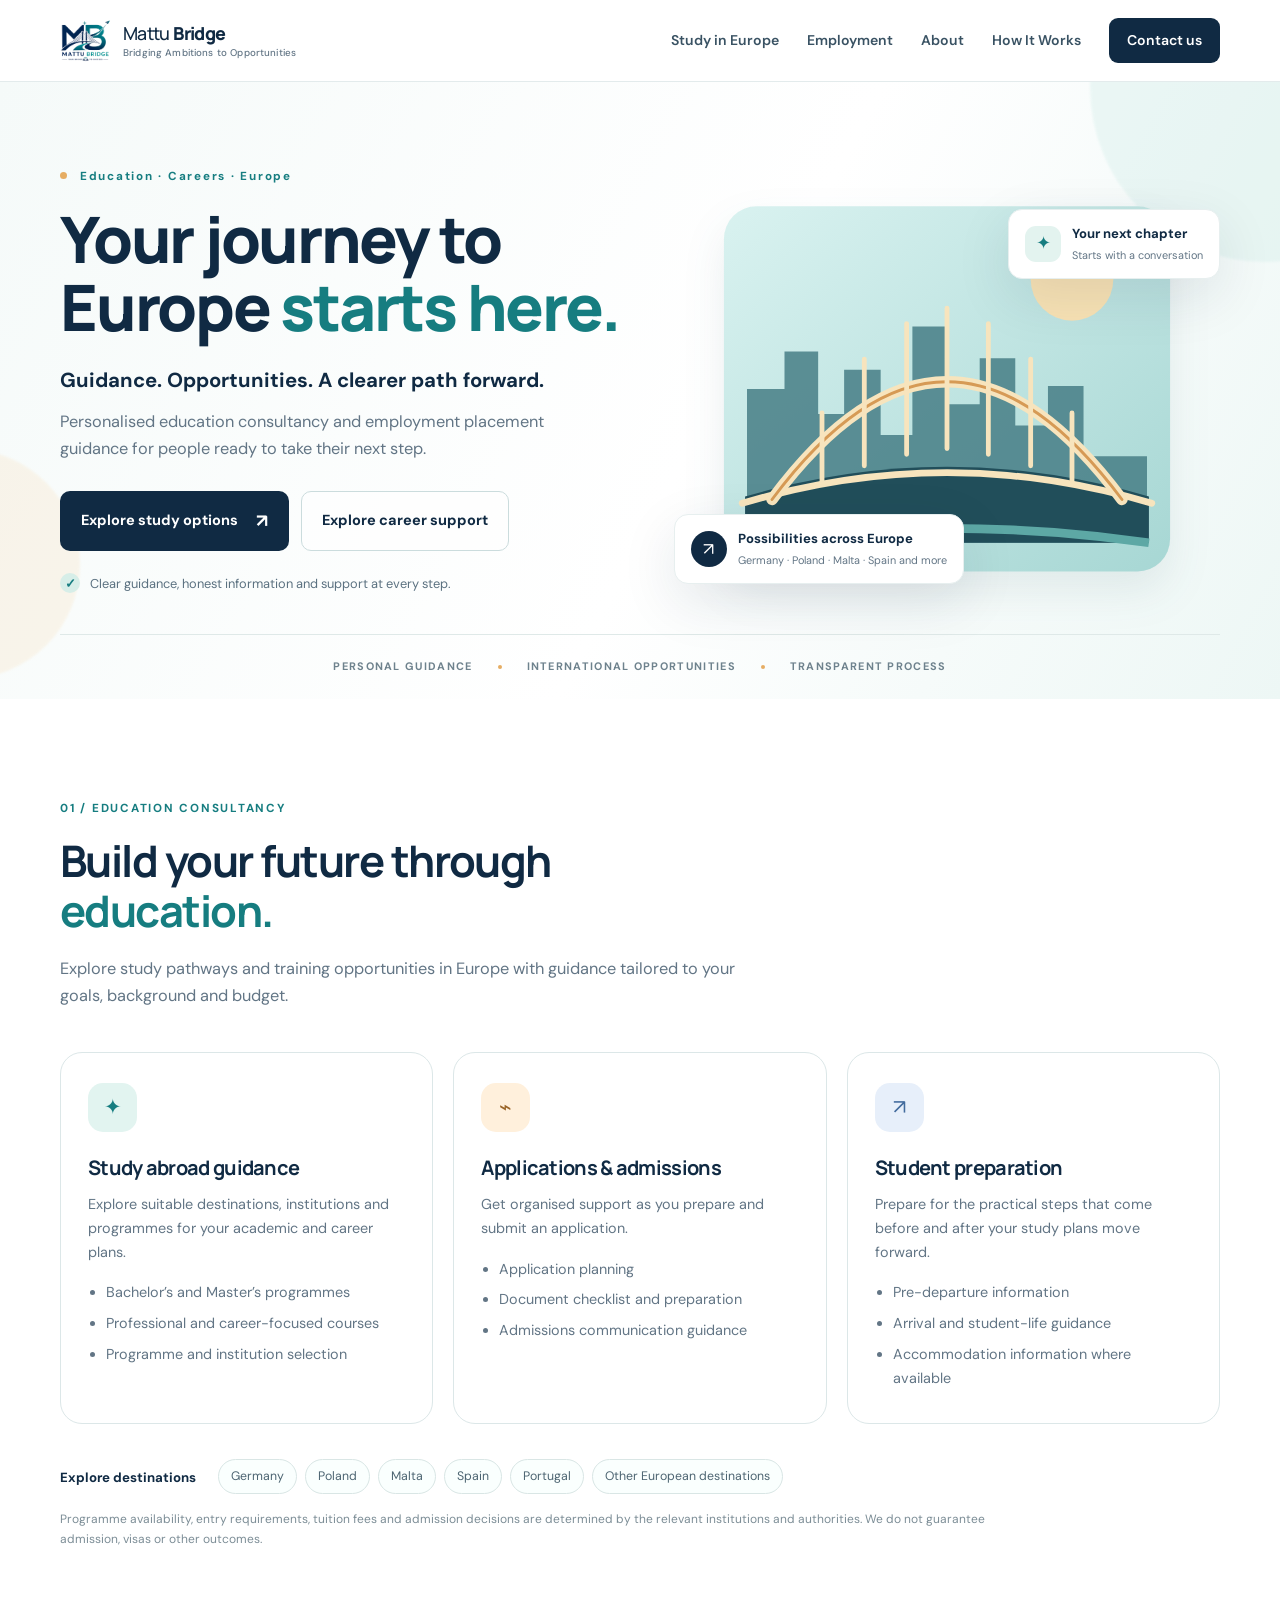
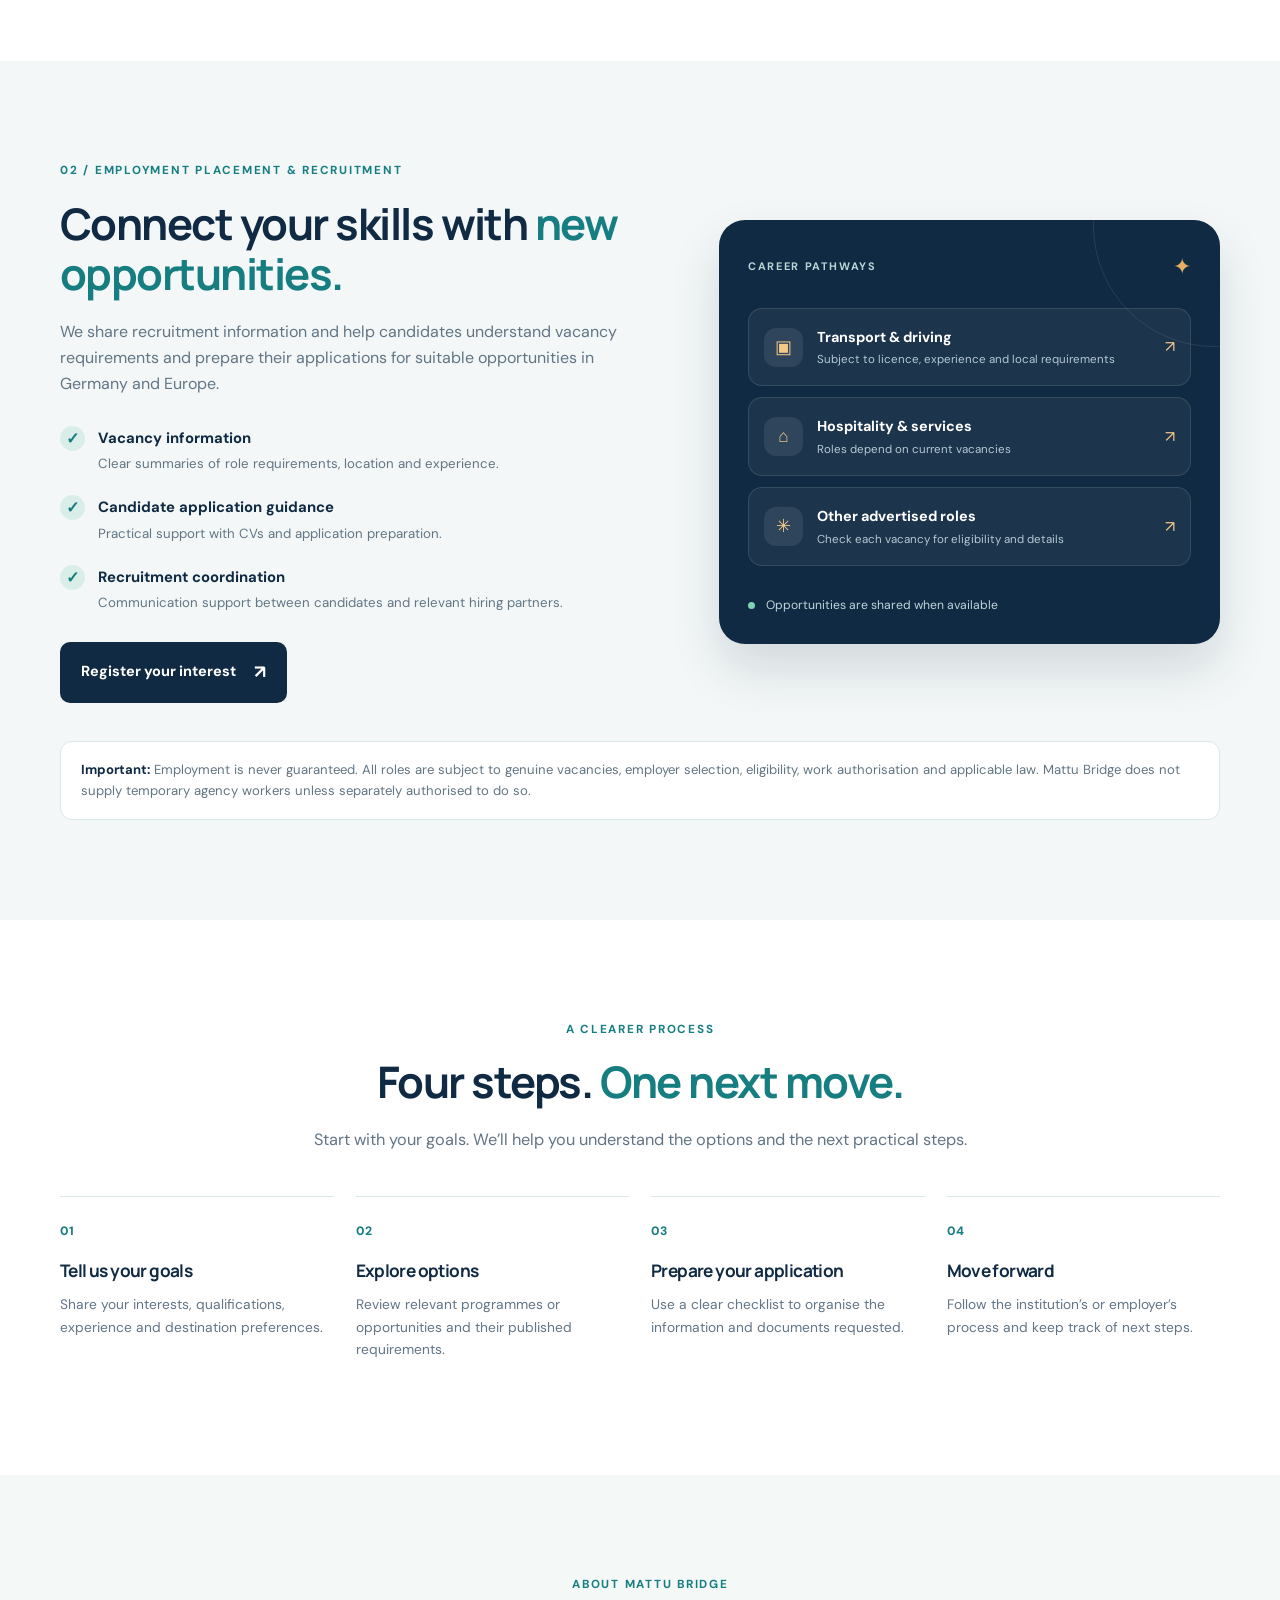
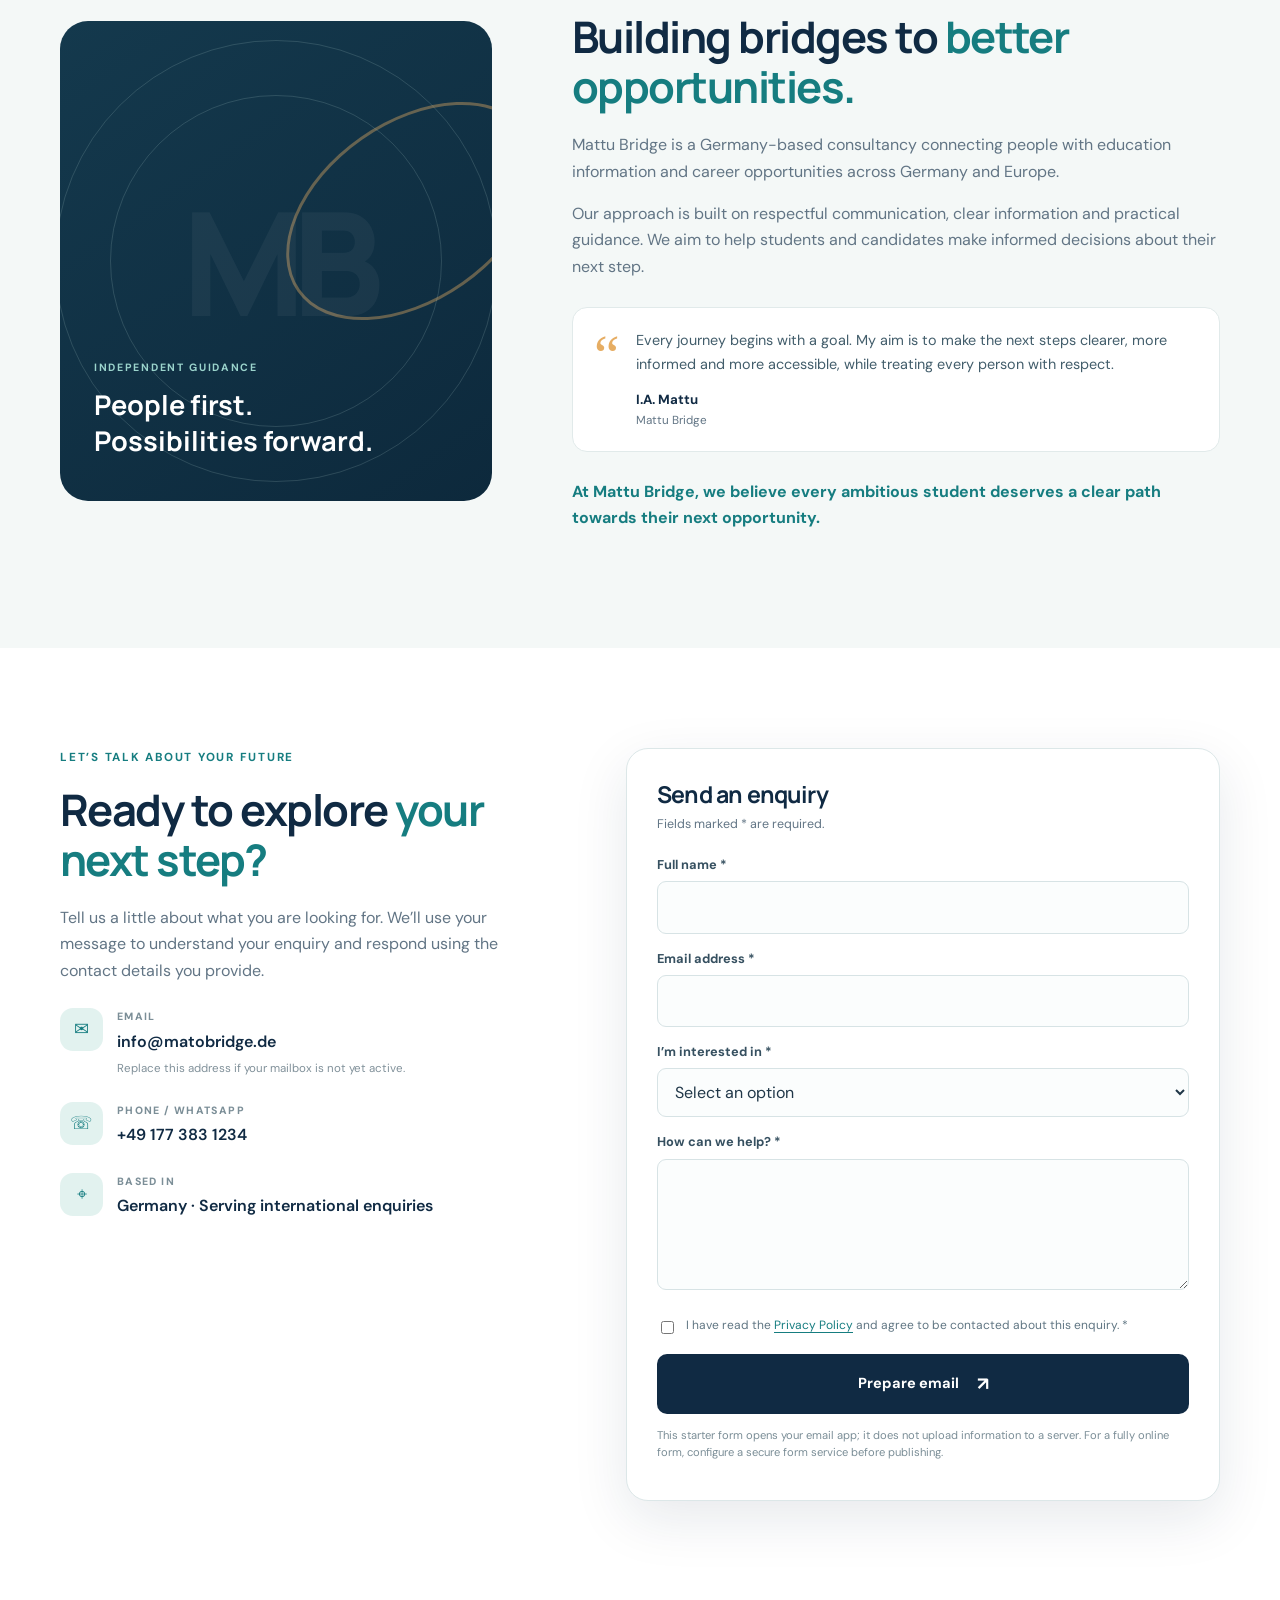
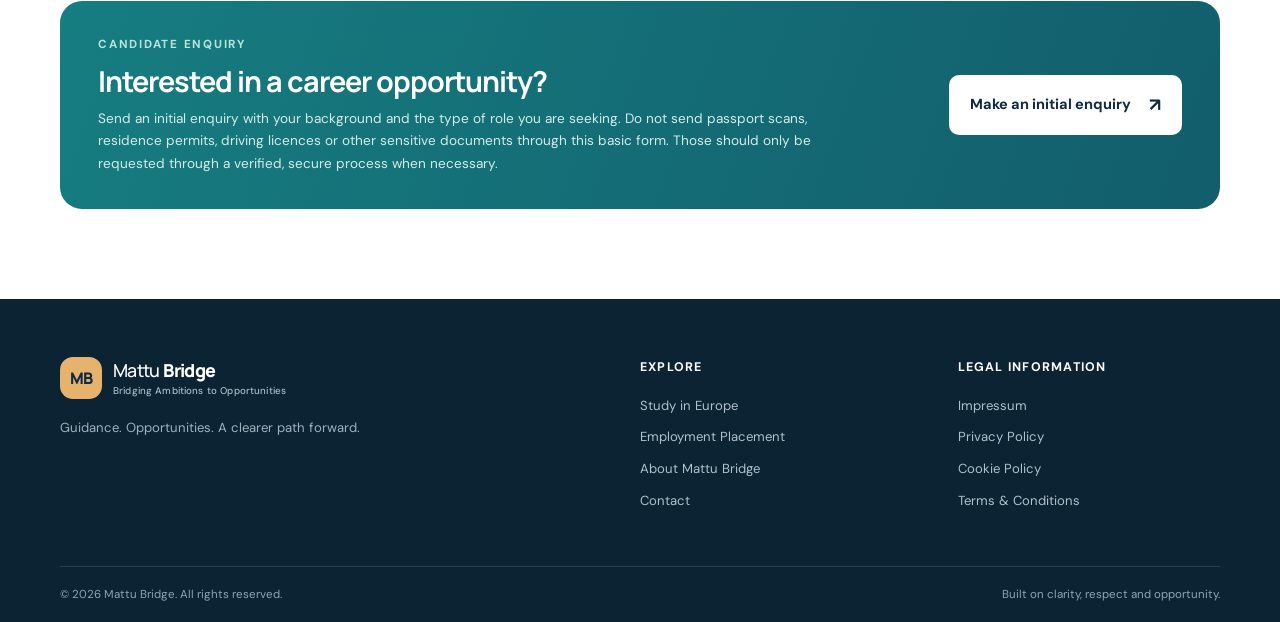
<file: index.html>
<!doctype html>
<html lang="en">
<head>
  <meta charset="utf-8">
  <meta name="viewport" content="width=device-width, initial-scale=1">
  <meta name="description" content="Mattu Bridge provides education consultancy and employment placement and recruitment guidance for opportunities in Germany and Europe.">
  <meta name="theme-color" content="#102a43">
  <title>Mattu Bridge | Bridging Ambitions to Opportunities</title>
  <link rel="stylesheet" href="styles.css">
  <script defer src="script.js"></script>
</head>
<body>
  <a class="skip-link" href="#main">Skip to content</a>
  <header class="site-header">
    <div class="container nav-wrap">
      <a class="brand" href="index.html" aria-label="Mattu Bridge home">
        <img
  class="brand-logo"
  src="MB_Logo-removebg-preview.png"
  alt="Mattu Bridge Logo"
/><span class="brand-name">Mattu <b>Bridge</b><small>Bridging Ambitions to Opportunities</small></span>
      </a>
      <button class="menu-toggle" aria-label="Open navigation" aria-expanded="false">☰</button>
      <nav class="main-nav" aria-label="Main navigation">
        <a href="#education">Study in Europe</a><a href="#employment">Employment</a><a href="#about">About</a><a href="#how-it-works">How It Works</a><a class="nav-cta" href="#contact">Contact us</a>
      </nav>
    </div>
  </header>

  <main id="main">
    <section class="hero">
      <div class="hero-orb orb-one"></div><div class="hero-orb orb-two"></div>
      <div class="container hero-grid">
        <div class="hero-copy">
          <p class="eyebrow"><span class="eyebrow-dot"></span> Education · Careers · Europe</p>
          <h1>Your journey to Europe <em>starts here.</em></h1>
          <p class="hero-lead">Guidance. Opportunities. A clearer path forward.</p>
          <p class="hero-text">Personalised education consultancy and employment placement guidance for people ready to take their next step.</p>
          <div class="hero-actions"><a class="button button-primary" href="#education">Explore study options <span>↗</span></a><a class="button button-ghost" href="#employment">Explore career support</a></div>
          <div class="hero-note"><span class="check-icon">✓</span> Clear guidance, honest information and support at every step.</div>
        </div>
        <div class="hero-visual" aria-label="Illustration of a bridge leading towards a European city">
          <div class="visual-card visual-card-top"><span class="mini-icon">✦</span><span><b>Your next chapter</b><small>Starts with a conversation</small></span></div>
          <svg class="bridge-art" viewBox="0 0 520 430" role="img" aria-label="Stylised bridge and city illustration">
            <defs><linearGradient id="sky" x1="0" x2="1" y1="0" y2="1"><stop stop-color="#d9f2f0"/><stop offset="1" stop-color="#a7d7d4"/></linearGradient><linearGradient id="bridge" x1="0" x2="1"><stop stop-color="#e5a65f"/><stop offset="1" stop-color="#f4cf9d"/></linearGradient></defs>
            <rect x="28" y="20" width="464" height="380" rx="34" fill="url(#sky)"/>
            <circle cx="390" cy="96" r="43" fill="#f8e2b4"/>
            <path d="M52 292 L52 210 L91 210 L91 171 L126 171 L126 236 L153 236 L153 190 L191 190 L191 258 L224 258 L224 145 L259 145 L259 226 L294 226 L294 178 L331 178 L331 248 L365 248 L365 207 L402 207 L402 280 L468 280 L468 370 L52 370Z" fill="#477e86" opacity=".85"/>
            <path d="M50 322 Q260 260 470 322 L470 370 L50 370Z" fill="#214e5a"/>
            <path d="M47 329 Q260 265 473 329" fill="none" stroke="#f7e4bd" stroke-width="7" stroke-linecap="round"/>
            <path d="M78 325 Q260 80 442 325" fill="none" stroke="#f7e4bd" stroke-width="12" stroke-linecap="round"/>
            <path d="M78 325 Q260 80 442 325" fill="none" stroke="#d69a55" stroke-width="3" stroke-linecap="round"/>
            <path d="M130 306 L130 235 M174 290 L174 179 M218 278 L218 142 M260 272 L260 126 M303 278 L303 142 M347 290 L347 179 M390 306 L390 235" stroke="#f7e4bd" stroke-width="5" stroke-linecap="round"/>
            <path d="M50 370 Q260 340 470 370" fill="none" stroke="#5da8a5" stroke-width="9"/>
          </svg>
          <div class="visual-card visual-card-bottom"><span class="round-icon">↗</span><span><b>Possibilities across Europe</b><small>Germany · Poland · Malta · Spain and more</small></span></div>
        </div>
      </div>
      <div class="container trust-strip"><span>PERSONAL GUIDANCE</span><i></i><span>INTERNATIONAL OPPORTUNITIES</span><i></i><span>TRANSPARENT PROCESS</span></div>
    </section>

    <section class="section section-white" id="education">
      <div class="container">
        <div class="section-heading">
          <p class="eyebrow">01 / EDUCATION CONSULTANCY</p>
          <h2>Build your future through <em>education.</em></h2>
          <p>Explore study pathways and training opportunities in Europe with guidance tailored to your goals, background and budget.</p>
        </div>
        <div class="service-grid">
          <article class="service-card"><div class="service-icon icon-teal">✦</div><h3>Study abroad guidance</h3><p>Explore suitable destinations, institutions and programmes for your academic and career plans.</p><ul><li>Bachelor’s and Master’s programmes</li><li>Professional and career-focused courses</li><li>Programme and institution selection</li></ul></article>
          <article class="service-card"><div class="service-icon icon-gold">⌁</div><h3>Applications & admissions</h3><p>Get organised support as you prepare and submit an application.</p><ul><li>Application planning</li><li>Document checklist and preparation</li><li>Admissions communication guidance</li></ul></article>
          <article class="service-card"><div class="service-icon icon-blue">↗</div><h3>Student preparation</h3><p>Prepare for the practical steps that come before and after your study plans move forward.</p><ul><li>Pre-departure information</li><li>Arrival and student-life guidance</li><li>Accommodation information where available</li></ul></article>
        </div>
        <div class="destination-row"><span>Explore destinations</span><div class="destination-pills"><span>Germany</span><span>Poland</span><span>Malta</span><span>Spain</span><span>Portugal</span><span>Other European destinations</span></div></div>
        <p class="disclaimer-inline">Programme availability, entry requirements, tuition fees and admission decisions are determined by the relevant institutions and authorities. We do not guarantee admission, visas or other outcomes.</p>
      </div>
    </section>

    <section class="section section-soft" id="employment">
      <div class="container split-section">
        <div class="split-copy">
          <p class="eyebrow">02 / EMPLOYMENT PLACEMENT & RECRUITMENT</p>
          <h2>Connect your skills with <em>new opportunities.</em></h2>
          <p>We share recruitment information and help candidates understand vacancy requirements and prepare their applications for suitable opportunities in Germany and Europe.</p>
          <div class="feature-list">
            <div><span class="feature-check">✓</span><span><b>Vacancy information</b><small>Clear summaries of role requirements, location and experience.</small></span></div>
            <div><span class="feature-check">✓</span><span><b>Candidate application guidance</b><small>Practical support with CVs and application preparation.</small></span></div>
            <div><span class="feature-check">✓</span><span><b>Recruitment coordination</b><small>Communication support between candidates and relevant hiring partners.</small></span></div>
          </div>
          <a class="button button-primary" href="#candidate-enquiry">Register your interest <span>↗</span></a>
        </div>
        <div class="employment-panel">
          <div class="panel-top"><span class="panel-label">CAREER PATHWAYS</span><span class="panel-spark">✦</span></div>
          <div class="pathway"><span class="pathway-icon">▣</span><div><b>Transport & driving</b><small>Subject to licence, experience and local requirements</small></div><span class="pathway-arrow">↗</span></div>
          <div class="pathway"><span class="pathway-icon">⌂</span><div><b>Hospitality & services</b><small>Roles depend on current vacancies</small></div><span class="pathway-arrow">↗</span></div>
          <div class="pathway"><span class="pathway-icon">✳</span><div><b>Other advertised roles</b><small>Check each vacancy for eligibility and details</small></div><span class="pathway-arrow">↗</span></div>
          <div class="panel-foot"><span class="pulse-dot"></span> Opportunities are shared when available</div>
        </div>
      </div>
      <div class="container notice-box"><b>Important:</b> Employment is never guaranteed. All roles are subject to genuine vacancies, employer selection, eligibility, work authorisation and applicable law. Mattu Bridge does not supply temporary agency workers unless separately authorised to do so.</div>
    </section>

    <section class="section section-white" id="how-it-works">
      <div class="container">
        <div class="section-heading centered">
          <p class="eyebrow">A CLEARER PROCESS</p><h2>Four steps. <em>One next move.</em></h2>
          <p>Start with your goals. We’ll help you understand the options and the next practical steps.</p>
        </div>
        <div class="steps-grid">
          <article><span class="step-number">01</span><h3>Tell us your goals</h3><p>Share your interests, qualifications, experience and destination preferences.</p></article>
          <article><span class="step-number">02</span><h3>Explore options</h3><p>Review relevant programmes or opportunities and their published requirements.</p></article>
          <article><span class="step-number">03</span><h3>Prepare your application</h3><p>Use a clear checklist to organise the information and documents requested.</p></article>
          <article><span class="step-number">04</span><h3>Move forward</h3><p>Follow the institution’s or employer’s process and keep track of next steps.</p></article>
        </div>
      </div>
    </section>

    <section class="section about-section" id="about">
      <div class="container about-grid">
        <div class="about-art"><div class="about-monogram">MB</div><div class="about-caption"><span>INDEPENDENT GUIDANCE</span><b>People first.<br>Possibilities forward.</b></div><div class="about-line"></div></div>
        <div class="about-copy">
          <p class="eyebrow">ABOUT MATTU BRIDGE</p><h2>Building bridges to <em>better opportunities.</em></h2>
          <p>Mattu Bridge is a Germany-based consultancy connecting people with education information and career opportunities across Germany and Europe.</p>
          <p>Our approach is built on respectful communication, clear information and practical guidance. We aim to help students and candidates make informed decisions about their next step.</p>
          <div class="founder-note"><span class="quote-mark">“</span><div><p>Every journey begins with a goal. My aim is to make the next steps clearer, more informed and more accessible, while treating every person with respect.</p><b>I.A. Mattu</b><small>Mattu Bridge</small></div></div>
          <p class="closing-line">At Mattu Bridge, we believe every ambitious student deserves a clear path towards their next opportunity.</p>
        </div>
      </div>
    </section>

    <section class="section section-white" id="contact">
      <div class="container contact-grid">
        <div class="contact-copy"><p class="eyebrow">LET’S TALK ABOUT YOUR FUTURE</p><h2>Ready to explore <em>your next step?</em></h2><p>Tell us a little about what you are looking for. We’ll use your message to understand your enquiry and respond using the contact details you provide.</p>
          <div class="contact-detail"><span class="contact-symbol">✉</span><div><small>EMAIL</small><a href="mailto:info@matobridge.de">info@matobridge.de</a><p class="small-note">Replace this address if your mailbox is not yet active.</p></div></div>
          <div class="contact-detail"><span class="contact-symbol">☏</span><div><small>PHONE / WHATSAPP</small><a href="https://wa.me/491773831234" target="_blank" rel="noopener">+49 177 383 1234</a></div></div>
          <div class="contact-detail"><span class="contact-symbol">⌖</span><div><small>BASED IN</small><p>Germany · Serving international enquiries</p></div></div>
        </div>
        <form class="contact-form" id="contact-form">
          <h3>Send an enquiry</h3><p class="form-intro">Fields marked * are required.</p>
          <label for="name">Full name *</label><input id="name" name="name" autocomplete="name" required>
          <label for="email">Email address *</label><input id="email" name="email" type="email" autocomplete="email" required>
          <label for="topic">I’m interested in *</label><select id="topic" name="topic" required><option value="">Select an option</option><option>Study abroad / education</option><option>Employment placement / recruitment</option><option>Institution or employer partnership</option><option>General enquiry</option></select>
          <label for="message">How can we help? *</label><textarea id="message" name="message" rows="4" required></textarea>
          <label class="consent-label"><input type="checkbox" id="consent" required><span>I have read the <a href="datenschutz.html">Privacy Policy</a> and agree to be contacted about this enquiry. *</span></label>
          <button class="button button-primary button-full" type="submit">Prepare email <span>↗</span></button>
          <p class="form-note">This starter form opens your email app; it does not upload information to a server. For a fully online form, configure a secure form service before publishing.</p>
          <div id="form-status" class="form-status" role="status" aria-live="polite"></div>
        </form>
      </div>
    </section>

    <section class="section candidate-section" id="candidate-enquiry">
      <div class="container candidate-box">
        <div><p class="eyebrow">CANDIDATE ENQUIRY</p><h2>Interested in a career opportunity?</h2><p>Send an initial enquiry with your background and the type of role you are seeking. Do not send passport scans, residence permits, driving licences or other sensitive documents through this basic form. Those should only be requested through a verified, secure process when necessary.</p></div>
        <a class="button button-light" href="#contact" data-topic="Employment placement / recruitment">Make an initial enquiry <span>↗</span></a>
      </div>
    </section>
  </main>

  <footer class="site-footer">
    <div class="container footer-main">
      <div class="footer-brand"><a class="brand brand-light" href="index.html"><span class="brand-mark">MB</span><span class="brand-name">Mattu <b>Bridge</b><small>Bridging Ambitions to Opportunities</small></span></a><p>Guidance. Opportunities. A clearer path forward.</p></div>
      <div><h4>Explore</h4><a href="#education">Study in Europe</a><a href="#employment">Employment Placement</a><a href="#about">About Mattu Bridge</a><a href="#contact">Contact</a></div>
      <div><h4>Legal information</h4><a href="impressum.html">Impressum</a><a href="datenschutz.html">Privacy Policy</a><a href="cookies.html">Cookie Policy</a><a href="terms.html">Terms & Conditions</a></div>
    </div>
    <div class="container footer-bottom"><span>© 2026 Mattu Bridge. All rights reserved.</span><span>Built on clarity, respect and opportunity.</span></div>
  </footer>
</body>
</html>
</file>
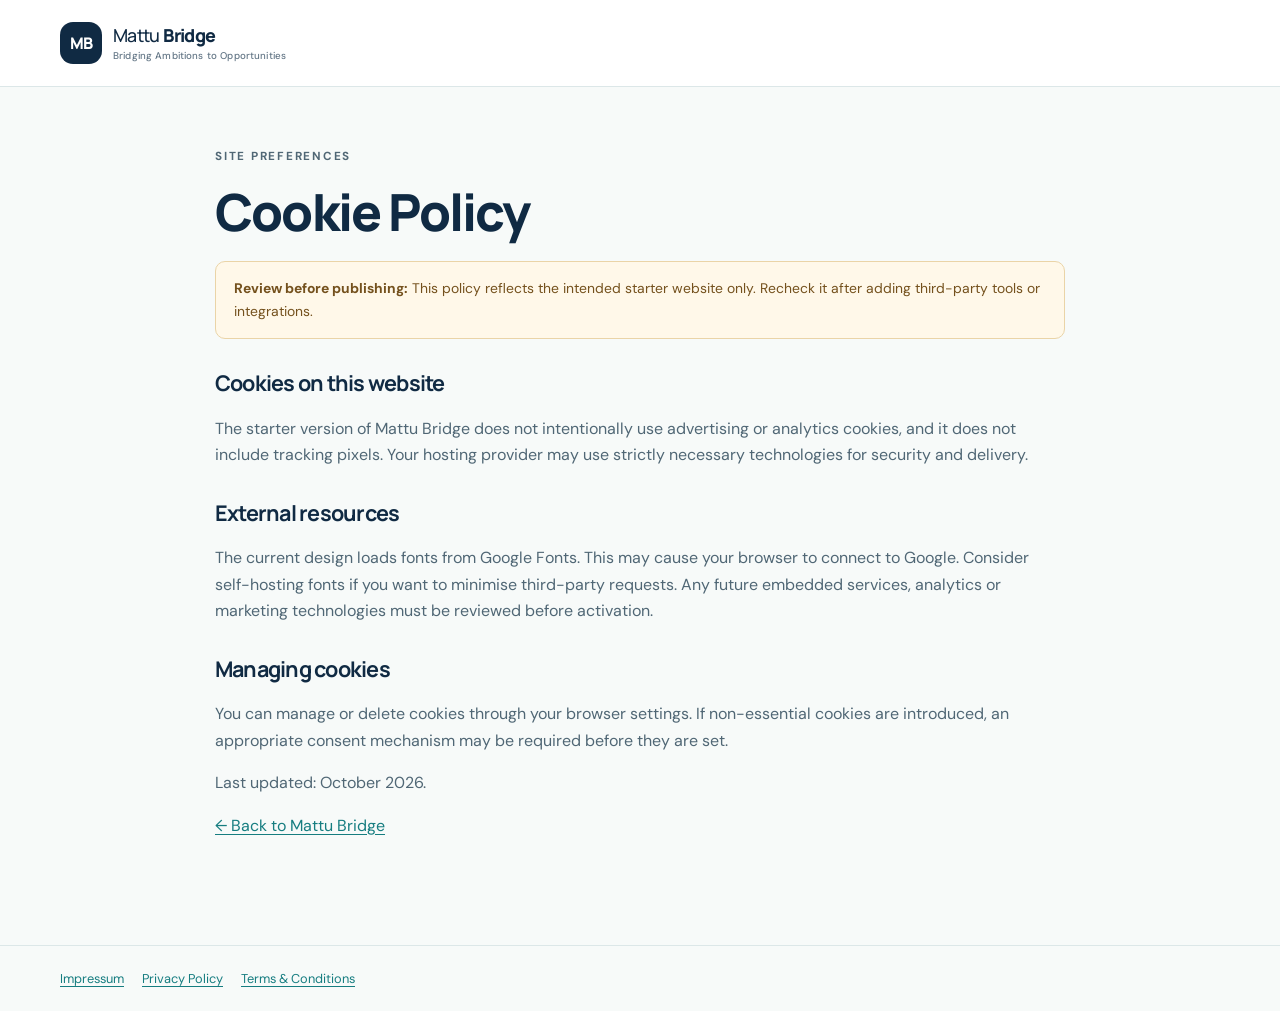
<file: cookies.html>
<!doctype html>
<html lang="en"><head><meta charset="utf-8"><meta name="viewport" content="width=device-width, initial-scale=1"><title>Cookie Policy | Mattu Bridge</title><link rel="stylesheet" href="styles.css"></head>
<body class="legal-page"><header class="legal-header"><div class="container"><a class="brand" href="index.html"><span class="brand-mark">MB</span><span class="brand-name">Mattu <b>Bridge</b><small>Bridging Ambitions to Opportunities</small></span></a></div></header>
<main class="container legal-content"><p class="eyebrow">SITE PREFERENCES</p><h1>Cookie Policy</h1><div class="placeholder-warning"><b>Review before publishing:</b> This policy reflects the intended starter website only. Recheck it after adding third-party tools or integrations.</div>
<h2>Cookies on this website</h2><p>The starter version of Mattu Bridge does not intentionally use advertising or analytics cookies, and it does not include tracking pixels. Your hosting provider may use strictly necessary technologies for security and delivery.</p>
<h2>External resources</h2><p>The current design loads fonts from Google Fonts. This may cause your browser to connect to Google. Consider self-hosting fonts if you want to minimise third-party requests. Any future embedded services, analytics or marketing technologies must be reviewed before activation.</p>
<h2>Managing cookies</h2><p>You can manage or delete cookies through your browser settings. If non-essential cookies are introduced, an appropriate consent mechanism may be required before they are set.</p>
<p>Last updated: October 2026.</p><p><a href="index.html">← Back to Mattu Bridge</a></p></main><footer class="legal-footer"><div class="container"><a href="impressum.html">Impressum</a><a href="datenschutz.html">Privacy Policy</a><a href="terms.html">Terms & Conditions</a></div></footer></body></html>
</file>
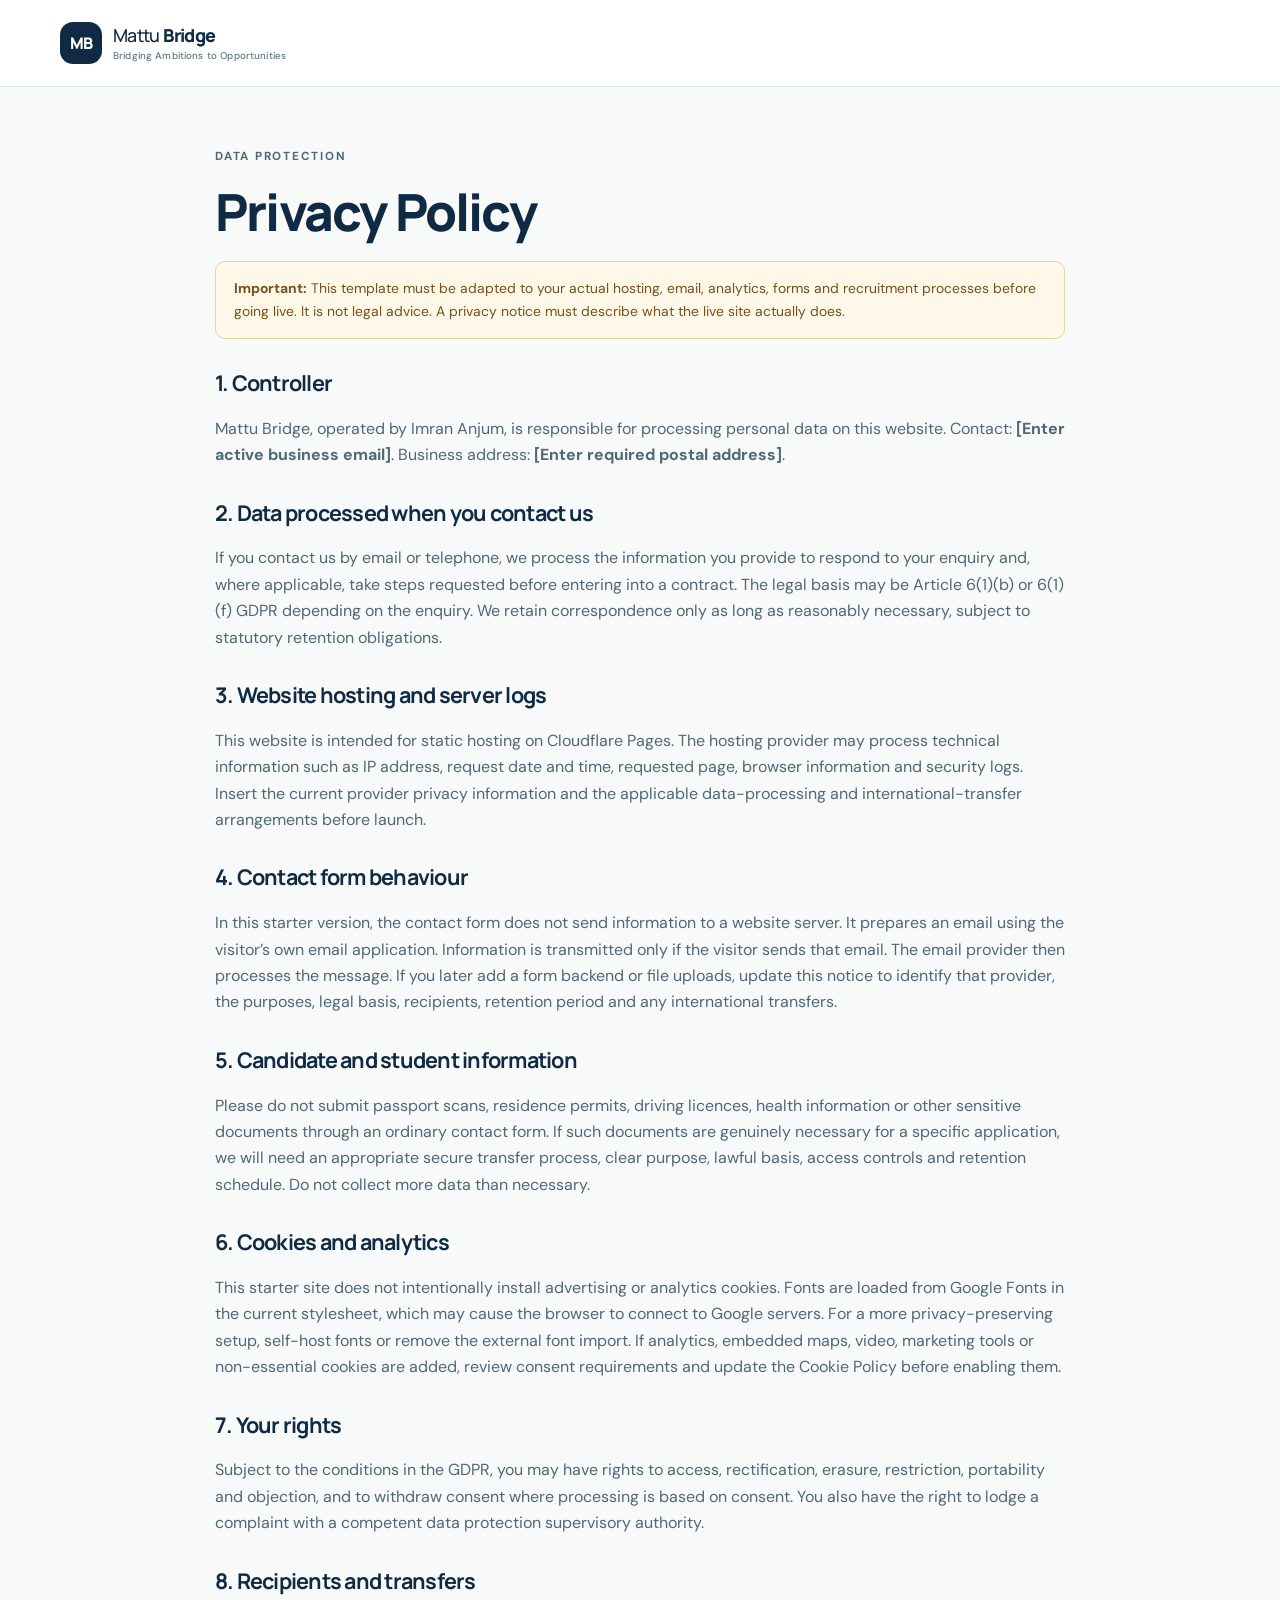
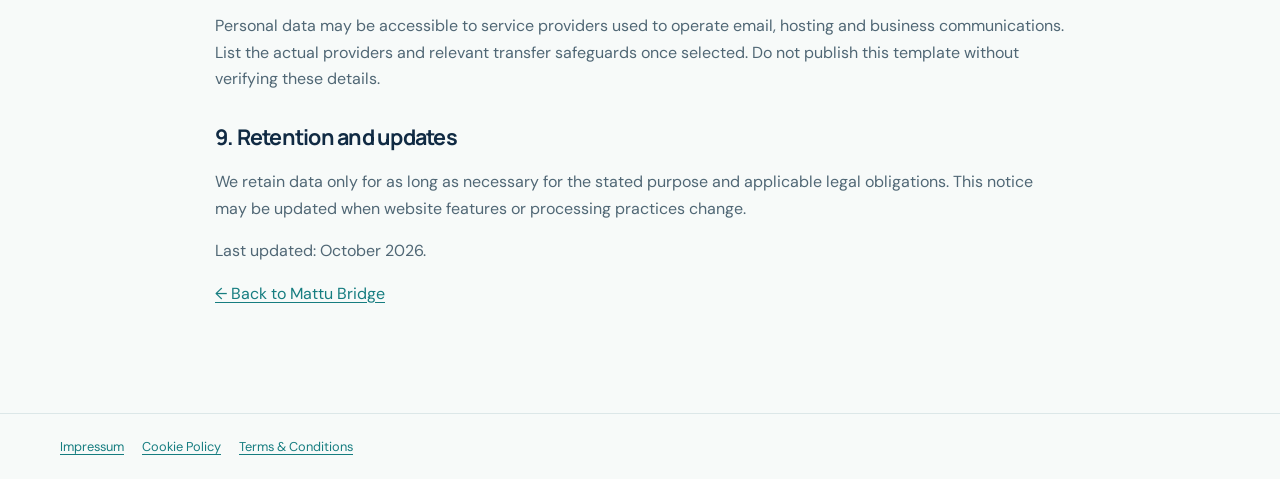
<file: datenschutz.html>
<!doctype html>
<html lang="en"><head><meta charset="utf-8"><meta name="viewport" content="width=device-width, initial-scale=1"><title>Privacy Policy | Mattu Bridge</title><link rel="stylesheet" href="styles.css"></head>
<body class="legal-page"><header class="legal-header"><div class="container"><a class="brand" href="index.html"><span class="brand-mark">MB</span><span class="brand-name">Mattu <b>Bridge</b><small>Bridging Ambitions to Opportunities</small></span></a></div></header>
<main class="container legal-content"><p class="eyebrow">DATA PROTECTION</p><h1>Privacy Policy</h1>
<div class="placeholder-warning"><b>Important:</b> This template must be adapted to your actual hosting, email, analytics, forms and recruitment processes before going live. It is not legal advice. A privacy notice must describe what the live site actually does.</div>
<h2>1. Controller</h2><p>Mattu Bridge, operated by Imran Anjum, is responsible for processing personal data on this website. Contact: <b>[Enter active business email]</b>. Business address: <b>[Enter required postal address]</b>.</p>
<h2>2. Data processed when you contact us</h2><p>If you contact us by email or telephone, we process the information you provide to respond to your enquiry and, where applicable, take steps requested before entering into a contract. The legal basis may be Article 6(1)(b) or 6(1)(f) GDPR depending on the enquiry. We retain correspondence only as long as reasonably necessary, subject to statutory retention obligations.</p>
<h2>3. Website hosting and server logs</h2><p>This website is intended for static hosting on Cloudflare Pages. The hosting provider may process technical information such as IP address, request date and time, requested page, browser information and security logs. Insert the current provider privacy information and the applicable data-processing and international-transfer arrangements before launch.</p>
<h2>4. Contact form behaviour</h2><p>In this starter version, the contact form does not send information to a website server. It prepares an email using the visitor’s own email application. Information is transmitted only if the visitor sends that email. The email provider then processes the message. If you later add a form backend or file uploads, update this notice to identify that provider, the purposes, legal basis, recipients, retention period and any international transfers.</p>
<h2>5. Candidate and student information</h2><p>Please do not submit passport scans, residence permits, driving licences, health information or other sensitive documents through an ordinary contact form. If such documents are genuinely necessary for a specific application, we will need an appropriate secure transfer process, clear purpose, lawful basis, access controls and retention schedule. Do not collect more data than necessary.</p>
<h2>6. Cookies and analytics</h2><p>This starter site does not intentionally install advertising or analytics cookies. Fonts are loaded from Google Fonts in the current stylesheet, which may cause the browser to connect to Google servers. For a more privacy-preserving setup, self-host fonts or remove the external font import. If analytics, embedded maps, video, marketing tools or non-essential cookies are added, review consent requirements and update the Cookie Policy before enabling them.</p>
<h2>7. Your rights</h2><p>Subject to the conditions in the GDPR, you may have rights to access, rectification, erasure, restriction, portability and objection, and to withdraw consent where processing is based on consent. You also have the right to lodge a complaint with a competent data protection supervisory authority.</p>
<h2>8. Recipients and transfers</h2><p>Personal data may be accessible to service providers used to operate email, hosting and business communications. List the actual providers and relevant transfer safeguards once selected. Do not publish this template without verifying these details.</p>
<h2>9. Retention and updates</h2><p>We retain data only for as long as necessary for the stated purpose and applicable legal obligations. This notice may be updated when website features or processing practices change.</p>
<p>Last updated: October 2026.</p><p><a href="index.html">← Back to Mattu Bridge</a></p></main><footer class="legal-footer"><div class="container"><a href="impressum.html">Impressum</a><a href="cookies.html">Cookie Policy</a><a href="terms.html">Terms & Conditions</a></div></footer></body></html>
</file>
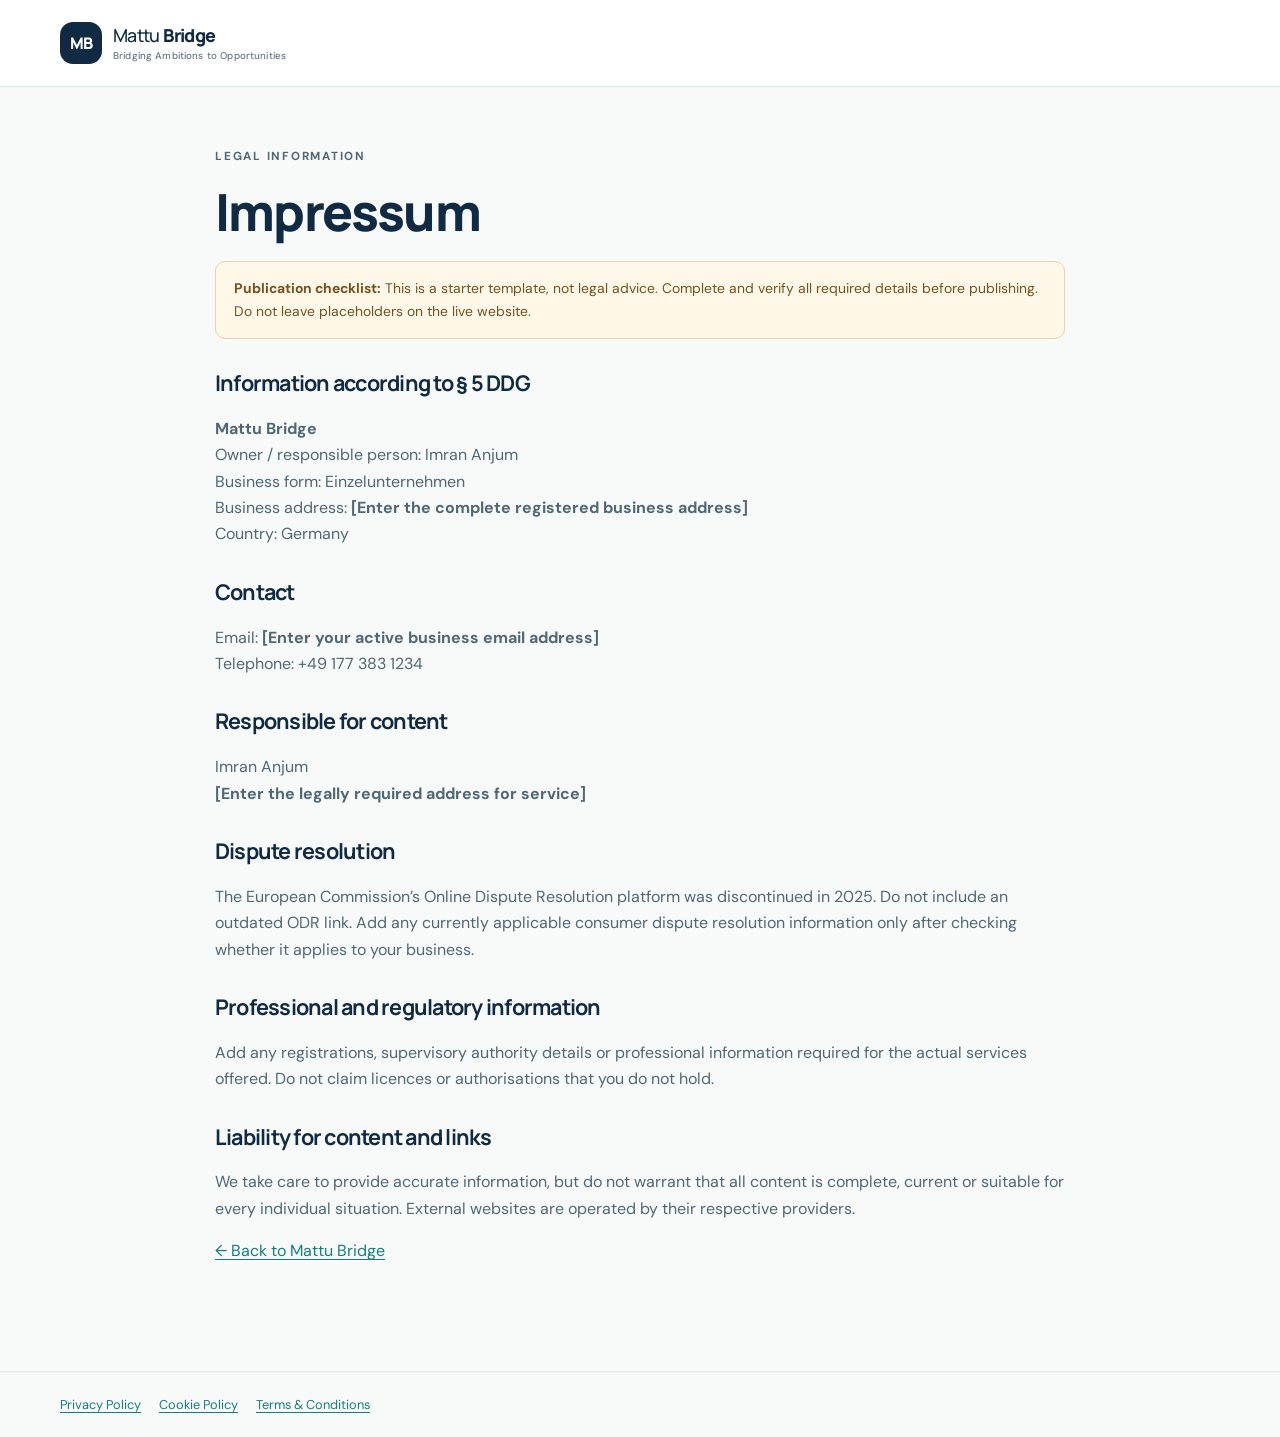
<file: impressum.html>
<!doctype html>
<html lang="en"><head><meta charset="utf-8"><meta name="viewport" content="width=device-width, initial-scale=1"><title>Impressum | Mattu Bridge</title><link rel="stylesheet" href="styles.css"></head>
<body class="legal-page"><header class="legal-header"><div class="container"><a class="brand" href="index.html"><span class="brand-mark">MB</span><span class="brand-name">Mattu <b>Bridge</b><small>Bridging Ambitions to Opportunities</small></span></a></div></header>
<main class="container legal-content"><p class="eyebrow">LEGAL INFORMATION</p><h1>Impressum</h1>
<div class="placeholder-warning"><b>Publication checklist:</b> This is a starter template, not legal advice. Complete and verify all required details before publishing. Do not leave placeholders on the live website.</div>
<h2>Information according to § 5 DDG</h2>
<p><b>Mattu Bridge</b><br>Owner / responsible person: Imran Anjum<br>Business form: Einzelunternehmen<br>Business address: <b>[Enter the complete registered business address]</b><br>Country: Germany</p>
<h2>Contact</h2><p>Email: <b>[Enter your active business email address]</b><br>Telephone: +49 177 383 1234</p>
<h2>Responsible for content</h2><p>Imran Anjum<br><b>[Enter the legally required address for service]</b></p>
<h2>Dispute resolution</h2><p>The European Commission’s Online Dispute Resolution platform was discontinued in 2025. Do not include an outdated ODR link. Add any currently applicable consumer dispute resolution information only after checking whether it applies to your business.</p>
<h2>Professional and regulatory information</h2><p>Add any registrations, supervisory authority details or professional information required for the actual services offered. Do not claim licences or authorisations that you do not hold.</p>
<h2>Liability for content and links</h2><p>We take care to provide accurate information, but do not warrant that all content is complete, current or suitable for every individual situation. External websites are operated by their respective providers.</p>
<p><a href="index.html">← Back to Mattu Bridge</a></p></main><footer class="legal-footer"><div class="container"><a href="datenschutz.html">Privacy Policy</a><a href="cookies.html">Cookie Policy</a><a href="terms.html">Terms & Conditions</a></div></footer></body></html>
</file>
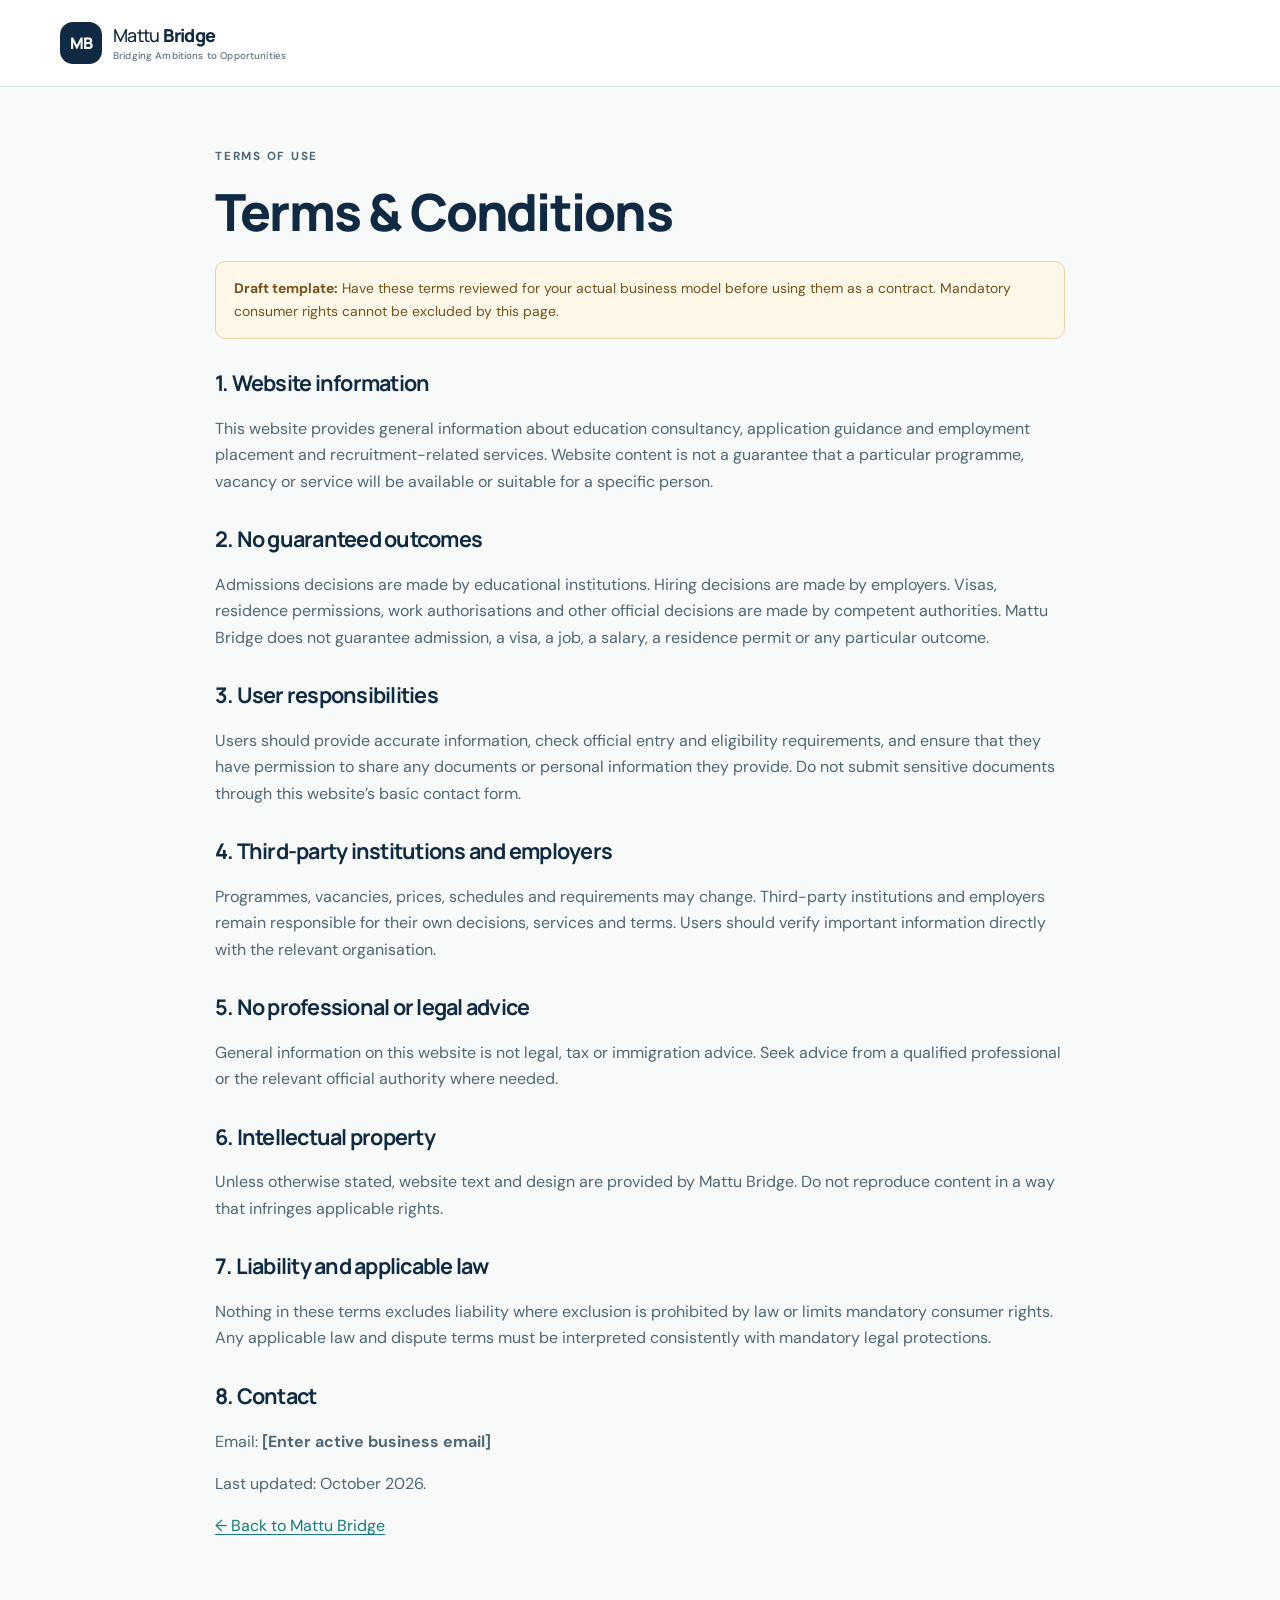
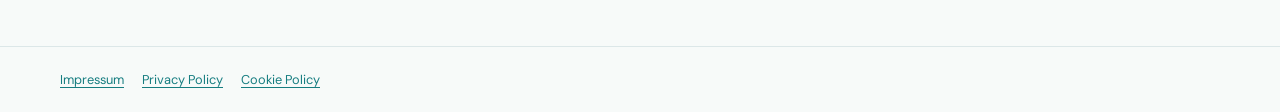
<file: terms.html>
<!doctype html>
<html lang="en"><head><meta charset="utf-8"><meta name="viewport" content="width=device-width, initial-scale=1"><title>Terms & Conditions | Mattu Bridge</title><link rel="stylesheet" href="styles.css"></head>
<body class="legal-page"><header class="legal-header"><div class="container"><a class="brand" href="index.html"><span class="brand-mark">MB</span><span class="brand-name">Mattu <b>Bridge</b><small>Bridging Ambitions to Opportunities</small></span></a></div></header>
<main class="container legal-content"><p class="eyebrow">TERMS OF USE</p><h1>Terms & Conditions</h1><div class="placeholder-warning"><b>Draft template:</b> Have these terms reviewed for your actual business model before using them as a contract. Mandatory consumer rights cannot be excluded by this page.</div>
<h2>1. Website information</h2><p>This website provides general information about education consultancy, application guidance and employment placement and recruitment-related services. Website content is not a guarantee that a particular programme, vacancy or service will be available or suitable for a specific person.</p>
<h2>2. No guaranteed outcomes</h2><p>Admissions decisions are made by educational institutions. Hiring decisions are made by employers. Visas, residence permissions, work authorisations and other official decisions are made by competent authorities. Mattu Bridge does not guarantee admission, a visa, a job, a salary, a residence permit or any particular outcome.</p>
<h2>3. User responsibilities</h2><p>Users should provide accurate information, check official entry and eligibility requirements, and ensure that they have permission to share any documents or personal information they provide. Do not submit sensitive documents through this website’s basic contact form.</p>
<h2>4. Third-party institutions and employers</h2><p>Programmes, vacancies, prices, schedules and requirements may change. Third-party institutions and employers remain responsible for their own decisions, services and terms. Users should verify important information directly with the relevant organisation.</p>
<h2>5. No professional or legal advice</h2><p>General information on this website is not legal, tax or immigration advice. Seek advice from a qualified professional or the relevant official authority where needed.</p>
<h2>6. Intellectual property</h2><p>Unless otherwise stated, website text and design are provided by Mattu Bridge. Do not reproduce content in a way that infringes applicable rights.</p>
<h2>7. Liability and applicable law</h2><p>Nothing in these terms excludes liability where exclusion is prohibited by law or limits mandatory consumer rights. Any applicable law and dispute terms must be interpreted consistently with mandatory legal protections.</p>
<h2>8. Contact</h2><p>Email: <b>[Enter active business email]</b></p><p>Last updated: October 2026.</p><p><a href="index.html">← Back to Mattu Bridge</a></p></main><footer class="legal-footer"><div class="container"><a href="impressum.html">Impressum</a><a href="datenschutz.html">Privacy Policy</a><a href="cookies.html">Cookie Policy</a></div></footer></body></html>
</file>
<file: styles.css>
@import url('https://fonts.googleapis.com/css2?family=DM+Sans:wght@400;500;600;700&family=Manrope:wght@400;500;600;700;800&display=swap');
:root{--navy:#102a43;--navy2:#183e54;--teal:#167d80;--teal-light:#dff2ef;--gold:#e6ad63;--ink:#203748;--muted:#627585;--soft:#f3f7f7;--line:#dce7e8;--white:#fff;--radius:22px;--shadow:0 18px 55px rgba(16,42,67,.10)}
*{box-sizing:border-box}html{scroll-behavior:smooth;scroll-padding-top:90px}body{margin:0;font-family:"DM Sans",sans-serif;color:var(--ink);line-height:1.65;background:#fff}h1,h2,h3,h4,p{margin-top:0}h1,h2,h3,.brand-name{font-family:Manrope,sans-serif;letter-spacing:-.035em}h1{font-size:clamp(2.8rem,5vw,4.65rem);line-height:1.07;font-weight:800;margin-bottom:22px;color:var(--navy)}h2{font-size:clamp(2rem,3.4vw,3.1rem);line-height:1.15;color:var(--navy);margin-bottom:20px}h2 em,h1 em{font-style:normal;color:var(--teal)}h3{font-size:1.25rem;line-height:1.3;color:var(--navy)}a{color:var(--teal);text-underline-offset:3px}button,input,select,textarea{font:inherit}.container{width:min(1160px,calc(100% - 44px));margin-inline:auto}.skip-link{position:absolute;top:-60px;left:15px;background:#fff;padding:10px;z-index:99}.skip-link:focus{top:10px}.site-header{height:82px;position:sticky;top:0;z-index:20;background:rgba(255,255,255,.94);backdrop-filter:blur(14px);border-bottom:1px solid rgba(220,231,232,.8)}.nav-wrap{height:100%;display:flex;align-items:center;justify-content:space-between}.brand{display:flex;align-items:center;gap:11px;color:var(--navy);text-decoration:none}.brand-mark{width:42px;height:42px;display:grid;place-items:center;background:var(--navy);color:#fff;font-family:Manrope;font-weight:800;border-radius:13px;letter-spacing:-.06em}.brand-name{font-size:1.12rem;line-height:1.15;font-weight:500}.brand-name b{font-weight:800}.brand-name small{display:block;font-family:"DM Sans";font-size:.61rem;color:var(--muted);letter-spacing:.015em;margin-top:4px}.main-nav{display:flex;align-items:center;gap:28px}.main-nav a{font-size:.88rem;font-weight:600;text-decoration:none;color:#395263}.main-nav a:hover{color:var(--teal)}.main-nav .nav-cta{padding:11px 18px;background:var(--navy);color:#fff;border-radius:9px}.menu-toggle{display:none;background:none;border:0;font-size:1.5rem;color:var(--navy)}.hero{position:relative;overflow:hidden;background:linear-gradient(118deg,#f5faf9 0%,#fff 55%,#edf7f5 100%);padding:72px 0 0}.hero-grid{display:grid;grid-template-columns:1.02fr .98fr;align-items:center;gap:45px;min-height:480px}.hero-copy{position:relative;z-index:1;padding:12px 0 38px}.eyebrow{font-size:.73rem;letter-spacing:.15em;font-weight:700;color:var(--teal);margin-bottom:18px}.eyebrow-dot{display:inline-block;width:7px;height:7px;border-radius:50%;background:var(--gold);margin:0 8px 1px 0}.hero-lead{font-size:1.27rem;font-weight:700;color:var(--navy);margin-bottom:12px}.hero-text{max-width:510px;color:var(--muted);font-size:1.02rem}.hero-actions{display:flex;flex-wrap:wrap;gap:12px;margin:28px 0 22px}.button{display:inline-flex;align-items:center;justify-content:center;gap:18px;padding:14px 20px;border-radius:10px;text-decoration:none;font-size:.91rem;font-weight:700;border:1px solid transparent;transition:transform .2s,box-shadow .2s;cursor:pointer}.button:hover{transform:translateY(-2px);box-shadow:0 9px 20px #102a431c}.button-primary{background:var(--navy);color:white}.button-primary span,.button-light span{font-size:1.15rem}.button-ghost{border-color:#cbdcdd;color:var(--navy);background:#ffffffa8}.hero-note{font-size:.8rem;color:#5b7180}.check-icon{display:inline-grid;place-items:center;border-radius:50%;background:#d7eee8;color:var(--teal);width:20px;height:20px;margin-right:7px;font-weight:800}.hero-visual{position:relative;min-height:420px;display:grid;place-items:center}.bridge-art{width:100%;max-width:500px;filter:drop-shadow(0 20px 20px rgba(31,79,89,.09))}.visual-card{position:absolute;z-index:2;display:flex;align-items:center;gap:11px;background:#fff;padding:13px 16px;border-radius:14px;box-shadow:var(--shadow);border:1px solid #e7efef}.visual-card b,.visual-card small{display:block}.visual-card b{font-size:.82rem;color:var(--navy)}.visual-card small{font-size:.68rem;color:var(--muted);margin-top:2px}.visual-card-top{top:25px;right:0}.visual-card-bottom{bottom:20px;left:0}.mini-icon,.round-icon{display:grid;place-items:center;width:36px;height:36px;border-radius:11px;background:#e3f3ef;color:var(--teal);font-size:1.1rem}.round-icon{border-radius:50%;background:var(--navy);color:#fff}.hero-orb{position:absolute;border-radius:50%;filter:blur(1px);opacity:.4}.orb-one{width:350px;height:350px;right:-160px;top:-170px;background:#d4eeea}.orb-two{width:230px;height:230px;left:-150px;bottom:20px;background:#f8e9d1}.trust-strip{display:flex;justify-content:center;align-items:center;gap:25px;border-top:1px solid #dfe9e8;padding:23px 0;color:#6e828d;font-size:.68rem;font-weight:700;letter-spacing:.12em}.trust-strip i{width:4px;height:4px;border-radius:50%;background:var(--gold)}.section{padding:100px 0}.section-white{background:#fff}.section-soft{background:var(--soft)}.section-heading{max-width:680px;margin-bottom:42px}.section-heading>p:last-child{color:var(--muted);font-size:1.02rem}.section-heading.centered{text-align:center;margin-inline:auto}.service-grid{display:grid;grid-template-columns:repeat(3,1fr);gap:20px}.service-card{padding:30px 27px 26px;border:1px solid var(--line);border-radius:var(--radius);background:#fff;transition:transform .2s,box-shadow .2s}.service-card:hover{transform:translateY(-4px);box-shadow:var(--shadow)}.service-icon{width:49px;height:49px;display:grid;place-items:center;border-radius:15px;font-size:1.3rem;margin-bottom:23px}.icon-teal{background:#e2f4f0;color:var(--teal)}.icon-gold{background:#fff0dc;color:#9a6427}.icon-blue{background:#e7effa;color:#426b9d}.service-card h3{margin-bottom:12px}.service-card p,.service-card li{font-size:.9rem;color:var(--muted)}.service-card ul{padding-left:18px;margin:17px 0 0}.service-card li{margin:7px 0}.destination-row{display:flex;gap:22px;align-items:flex-start;margin:35px 0 16px}.destination-row>span{font-size:.83rem;font-weight:700;color:var(--navy);white-space:nowrap;padding-top:8px}.destination-pills{display:flex;gap:8px;flex-wrap:wrap}.destination-pills span{border:1px solid #d9e6e5;border-radius:30px;padding:6px 12px;font-size:.77rem;color:#4d6572;background:#fafffe}.disclaimer-inline{font-size:.75rem;color:#7c8d96;max-width:950px}.split-section{display:grid;grid-template-columns:1fr .88fr;gap:90px;align-items:center}.split-copy>p:not(.eyebrow){color:var(--muted)}.feature-list{display:grid;gap:20px;margin:28px 0}.feature-list>div{display:flex;gap:13px}.feature-check{flex:0 0 25px;width:25px;height:25px;display:grid;place-items:center;background:#d9eee8;border-radius:50%;color:var(--teal);font-weight:800}.feature-list b,.feature-list small{display:block}.feature-list b{color:var(--navy);font-size:.93rem}.feature-list small{font-size:.83rem;color:var(--muted);margin-top:3px}.employment-panel{background:var(--navy);border-radius:26px;padding:29px;color:#fff;box-shadow:0 25px 50px #102a4324;position:relative;overflow:hidden}.employment-panel:after{content:"";position:absolute;width:240px;height:240px;border:1px solid #ffffff18;border-radius:50%;right:-115px;top:-115px}.panel-top{display:flex;justify-content:space-between;align-items:center;margin-bottom:22px}.panel-label{font-size:.68rem;letter-spacing:.15em;color:#b7d8d7;font-weight:700}.panel-spark{font-size:1.4rem;color:var(--gold)}.pathway{display:flex;align-items:center;gap:14px;background:#ffffff0d;border:1px solid #ffffff1c;padding:17px 15px;border-radius:14px;margin:11px 0;position:relative;z-index:1}.pathway-icon{width:39px;height:39px;border-radius:12px;display:grid;place-items:center;background:#ffffff15;color:#f3c889;font-size:1.1rem}.pathway div{flex:1}.pathway b,.pathway small{display:block}.pathway b{font-size:.9rem}.pathway small{font-size:.72rem;color:#b5c9d3;margin-top:3px;line-height:1.4}.pathway-arrow{color:#f3c889}.panel-foot{padding-top:18px;color:#c0d5db;font-size:.76rem}.pulse-dot{display:inline-block;width:7px;height:7px;background:#7ed3b5;border-radius:50%;margin-right:8px}.notice-box{margin-top:38px;background:#fff;border:1px solid #dce7e8;border-radius:12px;padding:17px 20px;font-size:.82rem;color:#617582}.notice-box b{color:var(--navy)}.steps-grid{display:grid;grid-template-columns:repeat(4,1fr);gap:22px}.steps-grid article{border-top:1px solid var(--line);padding-top:20px}.step-number{font-size:.76rem;color:var(--teal);font-weight:800;letter-spacing:.1em}.steps-grid h3{margin:17px 0 10px;font-size:1.08rem}.steps-grid p{font-size:.86rem;color:var(--muted)}.about-section{background:#f4f8f7;padding:100px 0}.about-grid{display:grid;grid-template-columns:.8fr 1.2fr;gap:80px;align-items:center}.about-art{min-height:480px;background:linear-gradient(145deg,#14394d,#0d293c);border-radius:28px;position:relative;overflow:hidden;display:flex;align-items:center;justify-content:center}.about-art:before,.about-art:after{content:"";position:absolute;border:1px solid #c4e5e129;border-radius:50%;width:440px;height:440px}.about-art:after{width:330px;height:330px}.about-monogram{font-family:Manrope;font-size:9rem;font-weight:800;letter-spacing:-.1em;color:#ffffff0c;z-index:1}.about-caption{position:absolute;bottom:42px;left:34px;z-index:2;color:#fff}.about-caption span{display:block;font-size:.66rem;letter-spacing:.16em;color:#9bd4cc;font-weight:700;margin-bottom:12px}.about-caption b{font-family:Manrope;font-size:1.7rem;line-height:1.25}.about-line{position:absolute;right:-60px;top:100px;width:280px;height:180px;border:3px solid #e6ad6366;border-radius:50%;transform:rotate(-35deg)}.about-copy>p:not(.eyebrow){color:var(--muted)}.founder-note{display:flex;gap:16px;margin:27px 0;padding:21px;background:#fff;border:1px solid #e1eaea;border-radius:15px}.quote-mark{font-family:Georgia;font-size:3.6rem;line-height:.9;color:var(--gold)}.founder-note p{font-size:.9rem;color:#425d6b;margin:0 0 12px}.founder-note b,.founder-note small{display:block}.founder-note b{font-size:.83rem;color:var(--navy)}.founder-note small{font-size:.73rem;color:var(--muted)}.closing-line{font-weight:700;color:var(--teal)!important}.contact-grid{display:grid;grid-template-columns:.9fr 1.1fr;gap:80px;align-items:start}.contact-copy>p:not(.eyebrow){color:var(--muted)}.contact-detail{display:flex;gap:14px;margin-top:24px}.contact-symbol{width:43px;height:43px;flex:0 0 43px;display:grid;place-items:center;border-radius:13px;background:#e2f2ef;color:var(--teal);font-size:1.1rem}.contact-detail small{font-size:.66rem;font-weight:800;letter-spacing:.13em;color:#7b8e97;display:block;margin-bottom:3px}.contact-detail a,.contact-detail p{font-weight:600;color:var(--navy);text-decoration:none;margin:0}.contact-detail .small-note{font-size:.72rem;color:#81919a;font-weight:400;margin-top:4px}.contact-form{padding:30px;background:#fff;border:1px solid var(--line);border-radius:22px;box-shadow:var(--shadow)}.contact-form h3{font-size:1.45rem;margin-bottom:5px}.form-intro{font-size:.78rem;color:var(--muted);margin-bottom:20px}.contact-form>label:not(.consent-label){display:block;font-size:.8rem;font-weight:700;color:#365060;margin:14px 0 6px}.contact-form input:not([type=checkbox]),.contact-form select,.contact-form textarea{width:100%;padding:12px 13px;border:1px solid #d7e3e5;border-radius:9px;background:#fbfdfd;color:var(--ink);outline:none}.contact-form input:focus,.contact-form select:focus,.contact-form textarea:focus{border-color:var(--teal);box-shadow:0 0 0 3px #167d801a}.contact-form textarea{resize:vertical}.consent-label{display:flex;align-items:flex-start;gap:9px;font-size:.75rem;color:#607683;margin:17px 0}.consent-label input{margin-top:5px}.button-full{width:100%}.form-note{font-size:.7rem;color:#7b8e97;line-height:1.5;margin:13px 0 0}.form-status{font-size:.82rem;margin-top:10px;color:var(--teal)}.candidate-section{padding:0 0 90px;background:#fff}.candidate-box{padding:34px 38px;border-radius:22px;background:linear-gradient(110deg,#167d80,#125d6c);color:#fff;display:flex;align-items:center;justify-content:space-between;gap:35px}.candidate-box .eyebrow{color:#b8e4de;margin-bottom:10px}.candidate-box h2{color:#fff;font-size:1.8rem;margin-bottom:10px}.candidate-box p:not(.eyebrow){max-width:740px;color:#d6ece9;font-size:.85rem;margin-bottom:0}.button-light{background:#fff;color:var(--navy);white-space:nowrap}.site-footer{background:#0c2334;color:#c1d0d8;padding:58px 0 0}.footer-main{display:grid;grid-template-columns:2fr 1fr 1fr;gap:55px;padding-bottom:45px}.brand-light{color:#fff}.brand-light .brand-mark{background:#e5b36c;color:var(--navy)}.brand-light .brand-name small{color:#a9bdc8}.footer-brand>p{font-size:.82rem;color:#9fb2be;margin-top:18px}.footer-main h4{font-size:.78rem;color:#fff;letter-spacing:.1em;text-transform:uppercase;margin-bottom:17px}.footer-main>div:not(:first-child) a{display:block;text-decoration:none;color:#afc1cb;font-size:.82rem;margin:10px 0}.footer-main a:hover{color:#fff}.footer-bottom{border-top:1px solid #ffffff20;display:flex;justify-content:space-between;gap:20px;padding:18px 0;font-size:.72rem;color:#8fa5b1}.legal-page{background:#f7faf9;min-height:100vh}.legal-header{background:#fff;border-bottom:1px solid var(--line);padding:22px 0}.legal-content{max-width:850px;padding:60px 0 90px}.legal-content h1{font-size:clamp(2.3rem,4vw,3.4rem)}.legal-content h2{font-size:1.35rem;margin-top:32px}.legal-content p,.legal-content li{color:#506775}.placeholder-warning{padding:15px 18px;border:1px solid #ead4a7;background:#fff8e9;border-radius:10px;color:#74511d;font-size:.87rem}.legal-footer{padding:22px 0;border-top:1px solid var(--line);font-size:.8rem}.legal-footer a{margin-right:18px}
@media(max-width:900px){.main-nav{gap:15px}.main-nav a{font-size:.8rem}.hero-grid{gap:20px}.split-section,.about-grid,.contact-grid{gap:45px}.service-card{padding:24px 21px}.hero-visual{min-height:350px}.visual-card-top{right:-5px}.about-art{min-height:430px}}
@media(max-width:700px){.container{width:min(100% - 34px,560px)}.site-header{height:72px}.menu-toggle{display:block}.main-nav{display:none;position:absolute;top:71px;left:0;right:0;background:#fff;border-bottom:1px solid var(--line);padding:18px 24px 23px;flex-direction:column;align-items:stretch;gap:0;box-shadow:0 20px 30px #102a4312}.main-nav.open{display:flex}.main-nav a{padding:12px 5px;font-size:.92rem}.main-nav .nav-cta{text-align:center;margin-top:8px}.hero{padding-top:45px}.hero-grid{grid-template-columns:1fr;gap:0}.hero-copy{padding-bottom:0}.hero h1{font-size:clamp(2.65rem,12vw,3.7rem)}.hero-visual{min-height:330px;margin-top:5px}.bridge-art{max-width:420px}.visual-card-top{top:6px;right:0}.visual-card-bottom{bottom:3px;left:0}.trust-strip{gap:10px;flex-wrap:wrap;text-align:center;font-size:.58rem;padding:17px 0}.section,.about-section{padding:68px 0}.service-grid{grid-template-columns:1fr}.service-card{padding:25px}.destination-row{display:block}.destination-pills{margin-top:12px}.split-section,.about-grid,.contact-grid{grid-template-columns:1fr;gap:36px}.employment-panel{padding:23px}.steps-grid{grid-template-columns:1fr 1fr;gap:22px}.about-art{min-height:330px}.about-monogram{font-size:7rem}.contact-form{padding:23px}.candidate-section{padding-bottom:65px}.candidate-box{display:block;padding:27px 23px}.candidate-box .button{margin-top:22px}.footer-main{grid-template-columns:1fr 1fr;gap:32px 22px}.footer-brand{grid-column:1/-1}.footer-bottom{display:block}.footer-bottom span{display:block;margin:5px 0}.legal-content{padding:40px 0 60px}}
@media(prefers-reduced-motion:reduce){html{scroll-behavior:auto}*,*:before,*:after{transition:none!important}}
.brand-logo {
  width: 52px;
  height: 52px;
  object-fit: contain;
  display: block;
  flex-shrink: 0;
}
</file>
